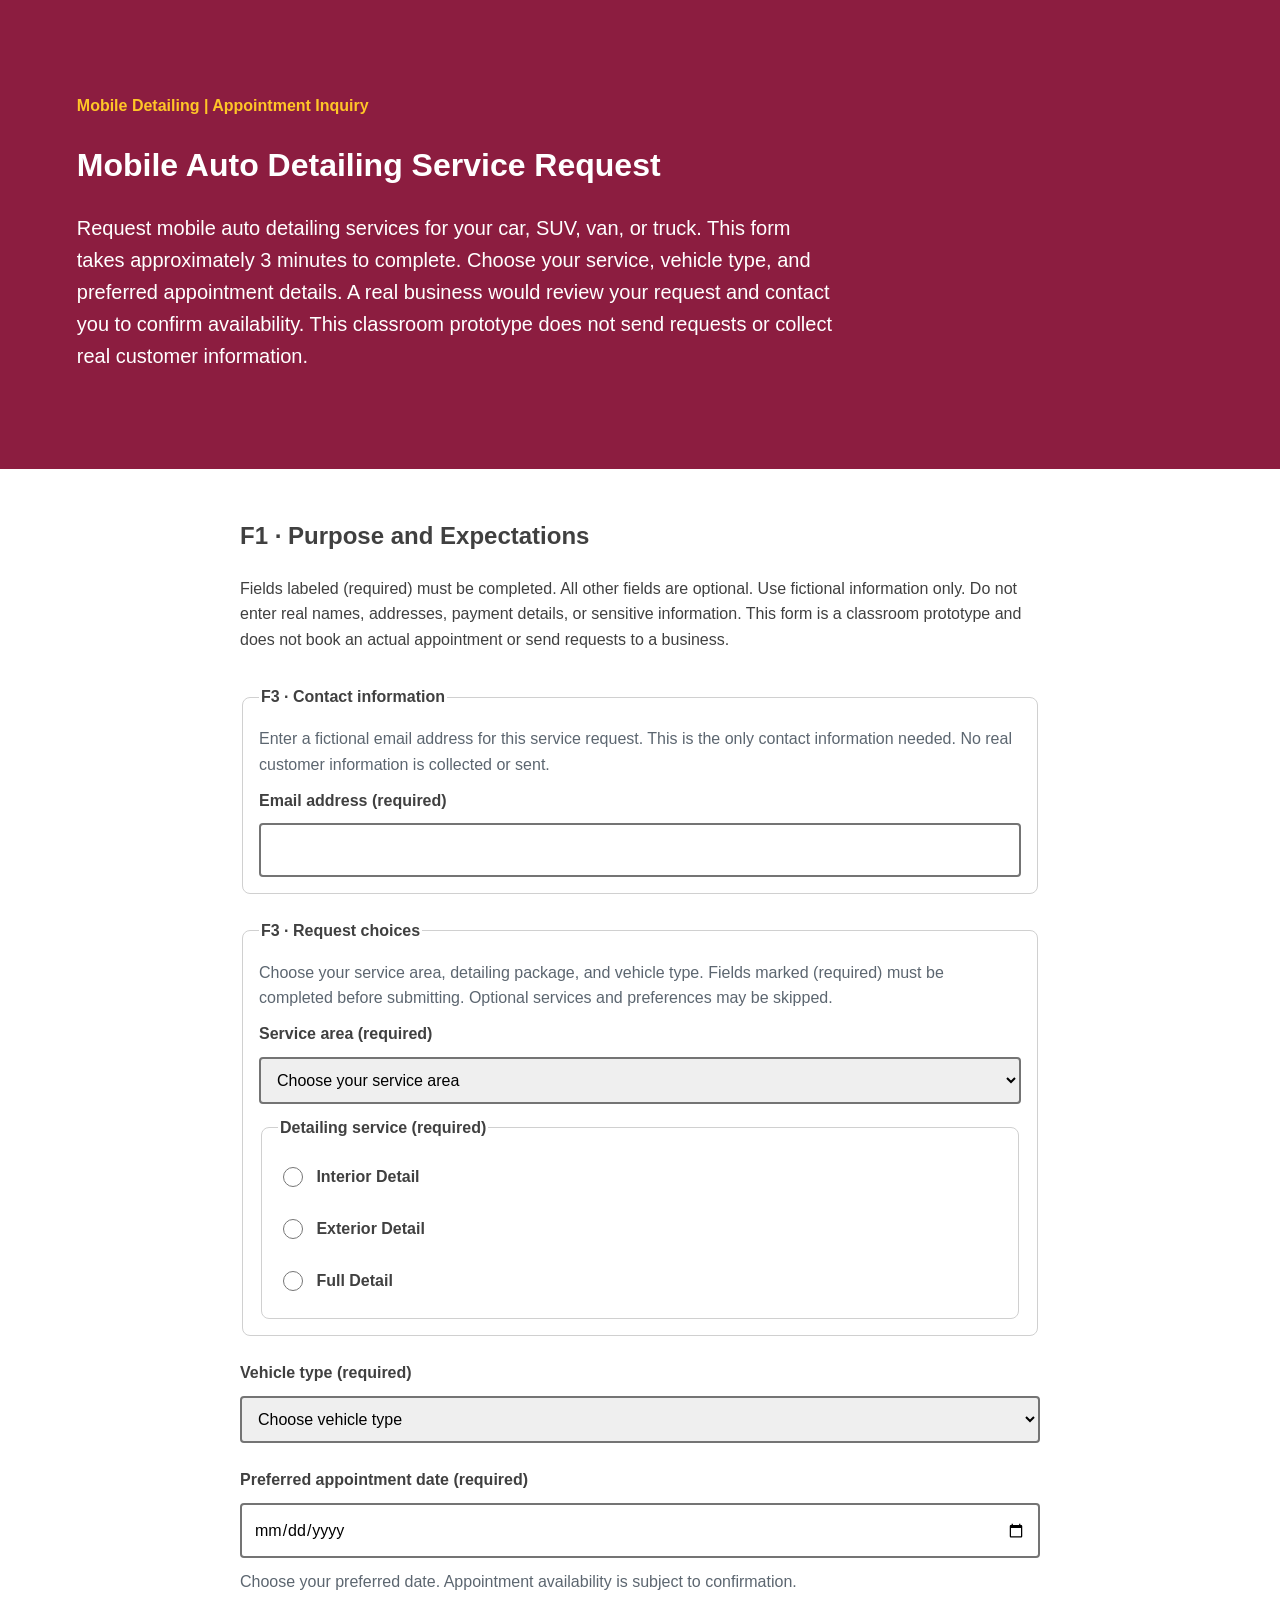
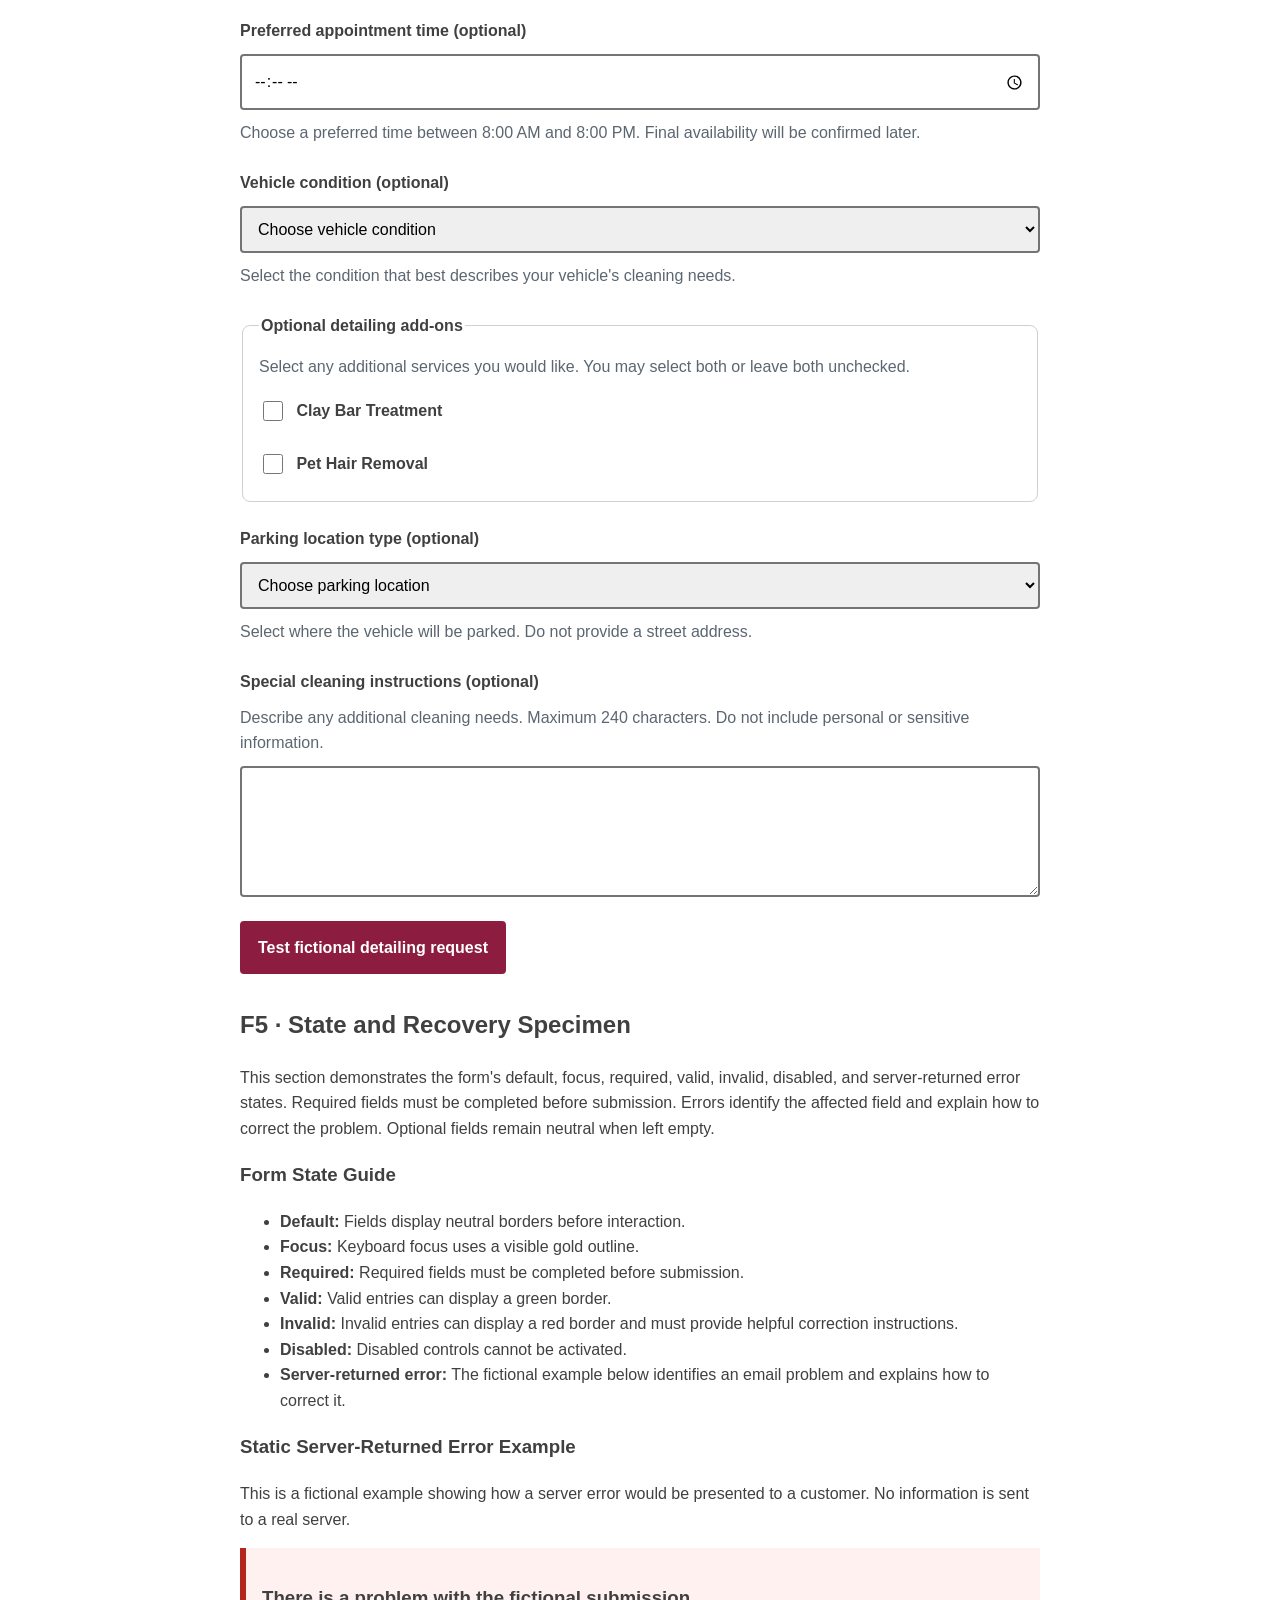
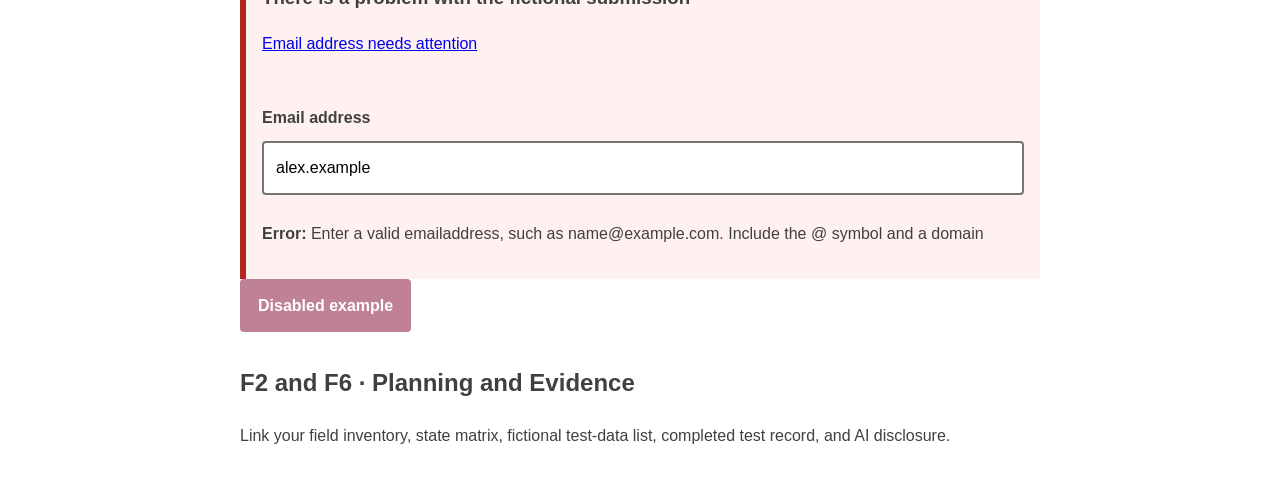
<file: index.html>
<!doctype html>
<html lang="en">
    <head>
        <meta charset="utf-8">
        <meta name="viewport" content="width=device-width,initial-scale=1">
        <title>Inclusive Form Flow</title><link rel="stylesheet" href="styles.css">
    </head>
    <body>
        <header class="page-header">
            <p class="eyebrow">Mobile Detailing | Appointment Inquiry</p>
            <h1>Mobile Auto Detailing Service Request</h1>
            <p class="lede">Request mobile auto detailing services for your car, SUV, van, or truck. This form takes approximately 3 minutes to complete. Choose your service, vehicle type, and preferred appointment details. A real business would review your request and contact you to confirm availability. This classroom prototype does not send requests or collect real customer information.</p>
        </header>
        <main>
            <section id="expectations">
                <h2>F1 · Purpose and Expectations</h2>
                <p>Fields labeled (required) must be completed. All other fields are optional. Use fictional information only. Do not enter real names, addresses, payment details, or sensitive information. This form is a classroom prototype and does not book an actual appointment or send requests to a business.</p>
            </section>
            <form method="get">
                <fieldset>
                    <legend>F3 · Contact information</legend>
                    <p class="help">Enter a fictional email address for this service request. This is the only contact information needed. No real customer information is collected or sent.</p>
                    
                    <div class="field">
                        <label for="email">Email address (required)</label>
                        <input id="email" name="contact_email" type="email" autocomplete="email" required>
                    </div>
                </fieldset>
                <fieldset>
                    <legend>F3 · Request choices</legend>
                    <p class="help">
                       Choose your service area, detailing package,
                       and vehicle type. Fields marked (required)
                       must be completed before submitting.
                       Optional services and preferences may be skipped.
                    </p>
                    
                    <div class="field">
                     <label for="service-area">Service area (required)</label>
                     <select id="service-area" name="service_area" required>
                      <option value="" selected disabled>Choose your service area</option>
                      <option value="baltimore_city">Baltimore City</option>
                      <option value="baltimore_county">Baltimore County</option>
                      <option value="montgomery">Montgomery County</option>
                      <option value="prince_georges">Prince George's County</option>
                     </select>
                    </div>
                    <fieldset class="service-options">
                      <legend>Detailing service (required)</legend>

                      <label class="choice">
                         <input type="radio" name="service_package" value="interior" required>
                         Interior Detail
                      </label>

                      <label class="choice">
                         <input type="radio" name="service_package" value="exterior">
                         Exterior Detail
                      </label>

                      <label class="choice">
                         <input type="radio" name="service_package" value="full">
                         Full Detail
                       </label>
                    </fieldset>
                    </fieldset>

                    <div class="field">
                      <label for="vehicle-type">Vehicle type (required)</label>
                      <select id="vehicle-type" name="vehicle_type" required>
                        <option value="" selected disabled>Choose vehicle type</option>
                        <option value="car">Car</option>
                        <option value="suv">SUV</option>
                        <option value="van">Van</option>
                        <option value="truck">Truck</option>
                      </select>
                    </div>
                    
                    <div class="field">
                      <label for="preferred-date">
                        Preferred appointment date (required)
                      </label>
                      <input
                        id="preferred-date"
                        name="preferred_date"
                        type="date"
                        required
                      >
                      <p class="help">
                        Choose your preferred date. Appointment
                        availability is subject to confirmation.
                      </p>
                    </div>
                       
                    <div class="field">
                      <label for="preferred-time">
                        Preferred appointment time (optional)
                      </label>

                      <input
                        id="preferred-time"
                        name="preferred_time"
                        type="time"
                        min="08:00"
                        max="20:00"
                      >

                      <p class="help">
                        Choose a preferred time between 8:00 AM
                        and 8:00 PM. Final availability
                        will be confirmed later.
                      </p>
                    </div>

                    <div class="field">
                      <label for="vehicle-condition">
                        Vehicle condition (optional)
                      </label>

                      <select id="vehicle-condition" name="vehicle_condition">
                        <option value="">Choose vehicle condition</option>
                        <option value="light">Light cleaning</option>
                        <option value="moderate">Moderate cleaning</option>
                        <option value="heavy">Heavy cleaning</option>
                      </select>

                      <p class="help">
                        Select the condition that best describes
                        your vehicle's cleaning needs.
                      </p>
                    </div>

                    <fieldset class="service-options">
                      <legend>Optional detailing add-ons</legend>

                      <p class="help">
                        Select any additional services you would like.
                        You may select both or leave both unchecked.
                      </p>

                      <label class="choice">
                       <input
                        type="checkbox"
                        name="add_clay_bar"
                        value="yes"
                      >
                      Clay Bar Treatment
                     </label>

                     <label class="choice">
                      <input
                        type="checkbox"
                        name="add_pet_hair"
                        value="yes"
                     >
                     Pet Hair Removal
                     </label>
                    </fieldset>

                    <div class="field">
                      <label for="parking-type">
                        Parking location type (optional)
                      </label>

                      <select id="parking-type" name="parking_type">
                        <option value="">Choose parking location</option>
                        <option value="driveway">Driveway</option>
                        <option value="parking_lot">Parking Lot</option>
                        <option value="other">Other / Unsure</option>
                      </select>

                      <p class="help">
                        Select where the vehicle will be parked.
                        Do not provide a street address.
                      </p>
                    </div>

                    <div class="field">
                      <label for="special-instructions">
                        Special cleaning instructions (optional)
                      </label>

                      <p class="help" id="instructions-help">
                        Describe any additional cleaning needs.
                        Maximum 240 characters.
                        Do not include personal or sensitive information.
                      </p>

                      <textarea
                        id="special-instructions"
                        name="special_instructions"
                        aria-describedby="instructions-help"
                        maxlength="240"
                        rows="4"
                      ></textarea>
                    </div>
                    <button type="submit">Test fictional detailing request</button>
                </form>
                <section id="states">
                    <h2>F5 · State and Recovery Specimen</h2>
                    <p>
                      This section demonstrates the form's default,
                      focus, required, valid, invalid, disabled,
                      and server-returned error states. Required
                      fields must be completed before submission.
                      Errors identify the affected field and explain
                      how to correct the problem. Optional fields
                      remain neutral when left empty.
                    </p>
                     
                    <h3>Form State Guide</h3>

                    <ul>
                      <li>
                        <strong>Default:</strong>
                        Fields display neutral borders before interaction.
                      </li>
                      <li>
                        <strong>Focus:</strong>
                        Keyboard focus uses a visible gold outline.
                      </li>
                      <li>
                        <strong>Required:</strong>
                        Required fields must be completed before submission.
                      </li>
                      <li>
                        <strong>Valid:</strong>
                        Valid entries can display a green border.
                       </li>
                       <li>
                        <strong>Invalid:</strong>
                        Invalid entries can display a red border and
                        must provide helpful correction instructions.
                       </li>
                       <li>
                        <strong>Disabled:</strong>
                        Disabled controls cannot be activated.
                       </li>
                       <li>
                        <strong>Server-returned error:</strong>
                        The fictional example below identifies an email
                        problem and explains how to correct it.
                       </li>
                       </ul>

                    <h3>Static Server-Returned Error Example</h3>
                    <p>
                       This is a fictional example showing how a
                       server error would be presented to a customer.
                       No information is sent to a real server.
                    </p>
                    <div class="error-summary">
                        <h3>There is a problem with the fictional submission</h3>
                        <p><a href="#error-example">Email address needs attention</a></p>
                    </div>
                    <div class="field field-error">
                        <label for="error-example">Email address</label>
                        <input id="error-example" type="email" value="alex.example" aria-invalid="true" aria-describedby="error-message">
                        <p id="error-message"><strong>Error:</strong> Enter a valid emailaddress, such as name@example.com. Include the @ symbol and a domain</p>
                    </div>
                    <button type="button" disabled>Disabled example</button>
                </section>
                <section id="documentation">
                    <h2>F2 and F6 · Planning and Evidence</h2>
                    <p>Link your field inventory, state matrix, fictional test-data list, completed test record, and AI disclosure.</p>
                </section>
            </main>
        </body>
        </html>
</file>
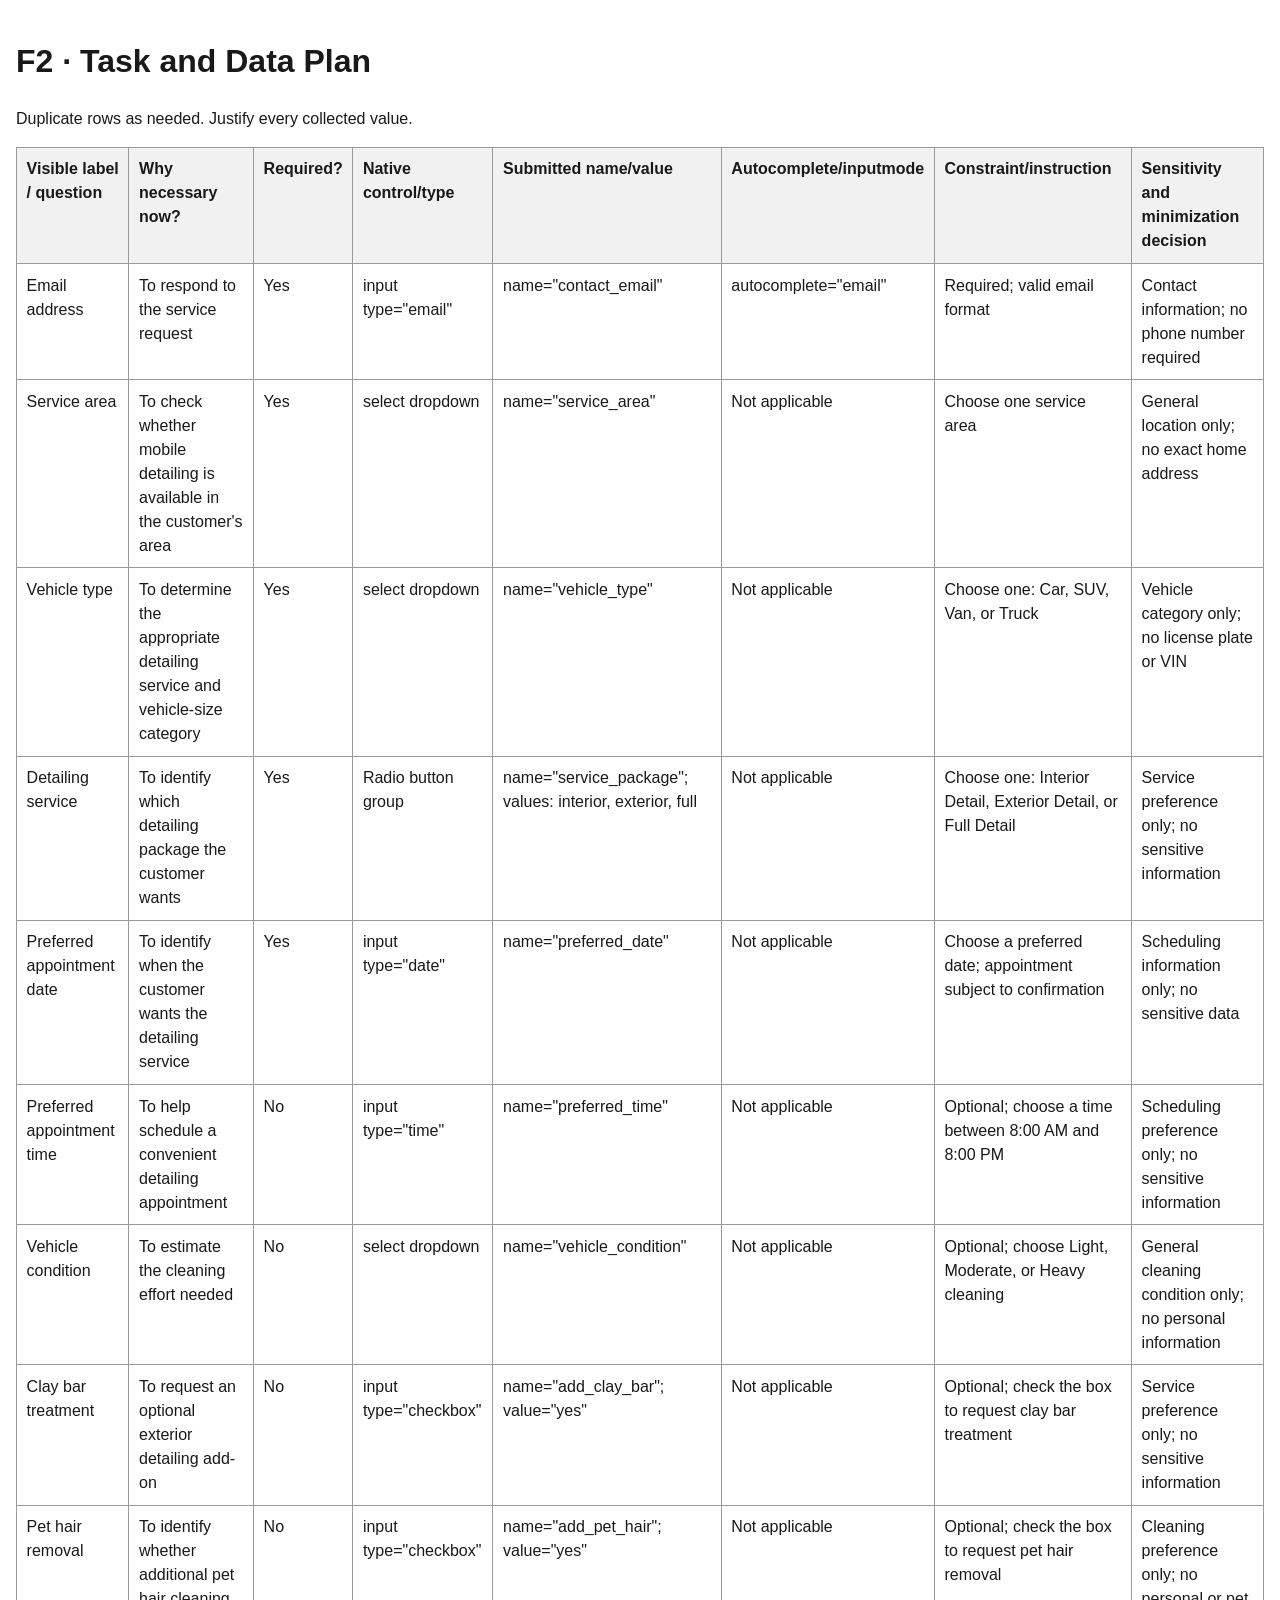
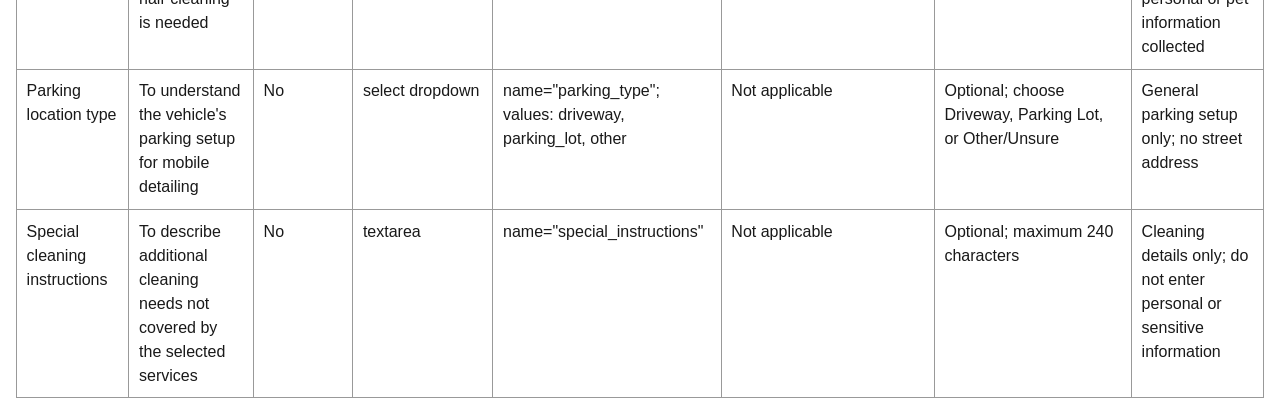
<file: field-inventory-template.html>
<!doctype html>
<html lang="en">
    <head>
        <meta charset="utf-8">
        <meta name="viewport" content="width=device-width,initial-scale=1">
        <title>Field Inventory</title>
        <style>
        body{
            font-family:Arial,sans-serif;
            line-height:1.5;
            max-width:80rem;
            margin:auto;
            padding:1rem;
            color:#191919;
        }
        table{
            width:100%;
            border-collapse:collapse;
        }
        th,td{
            padding:.6rem;
            border:1px solid #999;
            text-align:left;
            vertical-align:top;
        }
        th{
            background:#f1f1f1;
        }
        </style>
        </head>
        <body>
            <h1>F2 · Task and Data Plan</h1>
            <p>Duplicate rows as needed. Justify every collected value.</p>
            <table>
                <thead>
                    <tr>
                        <th>Visible label / question</th>
                        <th>Why necessary now?</th>
                        <th>Required?</th>
                        <th>Native control/type</th>
                        <th>Submitted name/value</th>
                        <th>Autocomplete/inputmode</th>
                        <th>Constraint/instruction</th>
                        <th>Sensitivity and minimization decision</th>
                    </tr>
                </thead>
                <tbody>
                    <tr>
                     <td>Email address</td>
                     <td>To respond to the service request</td>
                     <td>Yes</td>
                     <td>input type="email"</td>
                     <td>name="contact_email"</td>
                     <td>autocomplete="email"</td>
                     <td>Required; valid email format</td>
                     <td>Contact information; no phone number required</td>
                    </tr>

                    <tr>
                     <td>Service area</td>
                     <td>To check whether mobile detailing is available in the customer's area</td>
                     <td>Yes</td>
                     <td>select dropdown</td>
                     <td>name="service_area"</td>
                     <td>Not applicable</td>
                     <td>Choose one service area</td>
                     <td>General location only; no exact home address</td>
                    </tr>

                    <tr>
                     <td>Vehicle type</td>
                     <td>To determine the appropriate detailing service and vehicle-size category</td>
                     <td>Yes</td>
                     <td>select dropdown</td>
                     <td>name="vehicle_type"</td>
                     <td>Not applicable</td>
                     <td>Choose one: Car, SUV, Van, or Truck</td>
                     <td>Vehicle category only; no license plate or VIN</td>
                    </tr>

                    <tr>
                     <td>Detailing service</td>
                     <td>To identify which detailing package the customer wants</td>
                     <td>Yes</td>
                     <td>Radio button group</td>
                     <td>name="service_package"; values: interior, exterior, full</td>
                     <td>Not applicable</td>
                     <td>Choose one: Interior Detail, Exterior Detail, or Full Detail</td>
                     <td>Service preference only; no sensitive information</td>
                    </tr>

                    <tr>
                     <td>Preferred appointment date</td>
                     <td>To identify when the customer wants the detailing service</td>
                     <td>Yes</td>
                     <td>input type="date"</td>
                     <td>name="preferred_date"</td>
                     <td>Not applicable</td>
                     <td>Choose a preferred date; appointment subject to confirmation</td>
                     <td>Scheduling information only; no sensitive data</td>
                    </tr>

                    <tr>
                     <td>Preferred appointment time</td>
                     <td>To help schedule a convenient detailing appointment</td>
                     <td>No</td>
                     <td>input type="time"</td>
                     <td>name="preferred_time"</td>
                     <td>Not applicable</td>
                     <td>Optional; choose a time between 8:00 AM and 8:00 PM</td>
                     <td>Scheduling preference only; no sensitive information</td>
                    </tr>

                    <tr>
                     <td>Vehicle condition</td>
                     <td>To estimate the cleaning effort needed</td>
                     <td>No</td>
                     <td>select dropdown</td>
                     <td>name="vehicle_condition"</td>
                     <td>Not applicable</td>
                     <td>Optional; choose Light, Moderate, or Heavy cleaning</td>
                     <td>General cleaning condition only; no personal information</td>
                    </tr>

                    <tr>
                     <td>Clay bar treatment</td>
                     <td>To request an optional exterior detailing add-on</td>
                     <td>No</td>
                     <td>input type="checkbox"</td>
                     <td>name="add_clay_bar"; value="yes"</td>
                     <td>Not applicable</td>
                     <td>Optional; check the box to request clay bar treatment</td>
                     <td>Service preference only; no sensitive information</td>
                    </tr>

                    <tr>
                     <td>Pet hair removal</td>
                     <td>To identify whether additional pet hair cleaning is needed</td>
                     <td>No</td>
                     <td>input type="checkbox"</td>
                     <td>name="add_pet_hair"; value="yes"</td>
                     <td>Not applicable</td>
                     <td>Optional; check the box to request pet hair removal</td>
                     <td>Cleaning preference only; no personal or pet information collected</td>
                    </tr>

                    <tr>
                     <td>Parking location type</td>
                     <td>To understand the vehicle's parking setup for mobile detailing</td>
                     <td>No</td>
                     <td>select dropdown</td>
                     <td>name="parking_type"; values: driveway, parking_lot, other</td>
                     <td>Not applicable</td>
                     <td>Optional; choose Driveway, Parking Lot, or Other/Unsure</td>
                     <td>General parking setup only; no street address</td>
                    </tr>

                    <tr>
                     <td>Special cleaning instructions</td>
                     <td>To describe additional cleaning needs not covered by the selected services</td>
                     <td>No</td>
                     <td>textarea</td>
                     <td>name="special_instructions"</td>
                     <td>Not applicable</td>
                     <td>Optional; maximum 240 characters</td>
                     <td>Cleaning details only; do not enter personal or sensitive information</td>
                    </tr>
                </tbody>
            </table>
        </body>
        </html>
</file>
<file: styles.css>
:root{
    --color-text:#404040;
    --color-surface:#fff;
    --color-action:#8c1d40;
    --color-accent:#ffc627;
    --color-border:#747474;
    --color-error:#b3261e;
    --color-muted:#5c6670;
    --space-3:1rem;
    --radius:.5rem;
    --measure:68ch;
}
*,*::before,*::after{
    box-sizing:border-box;
}
body{
    margin:0;
    color:var(--color-text);
    background:var(--color-surface);
    font-family:Arial,sans-serif;
    line-height:1.6;
}
.page-header{
    padding:clamp(2rem,6vw,5rem);
    background:var(--color-action);
    color:#fff;
}
.eyebrow{
    color:var(--color-accent);
    font-weight:700;
}
.lede{
    max-width:var(--measure);
    font-size:1.25rem;
}
main{
    max-width:52rem;
    margin:auto;
    padding:var(--space-3);
}
section,form{
    margin-block:2rem;
}
form,fieldset,.field{
    display:grid;
    gap:.65rem;
}
form{
    gap:1.5rem;
}
fieldset{
    padding:1rem;
    border:1px solid #d0d0d0;
    border-radius:var(--radius);
}
legend,label{
    font-weight:700;
}
.help{
    margin:0;
    color:var(--color-muted);
}
input,select,textarea,button{
    font:inherit;
}
input:not([type="radio"]):not([type="checkbox"]),select,textarea{
    width:100%;
    padding:.75rem;
    border:2px solid var(--color-border);
    border-radius:.25rem;
}
textarea{
    min-height:8rem;
    resize:vertical;
}
.choice{
    display:flex;
    gap:.65rem;
    align-items:flex-start;
    padding:.5rem 0;
}
.choice input{
    inline-size:1.25rem;
    block-size:1.25rem;
}
button{
    justify-self:start;
    min-height:44px;
    padding:.75rem 1rem;
    background:var(--color-action);
    color:#fff;
    border:2px solid var(--color-action);
    border-radius:.25rem;
    font-weight:700;
}
:focus-visible{
    outline:.2rem solid var(--color-accent);
    outline-offset:.2rem;
}
.error-summary,.field-error{
    padding:1rem;
    border-left:.4rem solid var(--color-error);
    background:#fff1f0;
}
.field-error input{
    border-color:var(--color-error);
}
button:disabled{
    opacity:.55;
    cursor:not-allowed;
}
@media (min-width:48rem){
    .paired-fields{
        display:grid;
        grid-template-columns:1fr 1fr;
        gap:1rem;
    }
}

/* Validation states after user interaction */

input:user-invalid,
select:user-invalid,
textarea:user-invalid {
  border-color: var(--color-error);
  background-color: #fff1f0;
}

input[required]:user-valid,
select[required]:user-valid,
textarea[required]:user-valid {
  border-color: #2e7d32;
}
</file>
